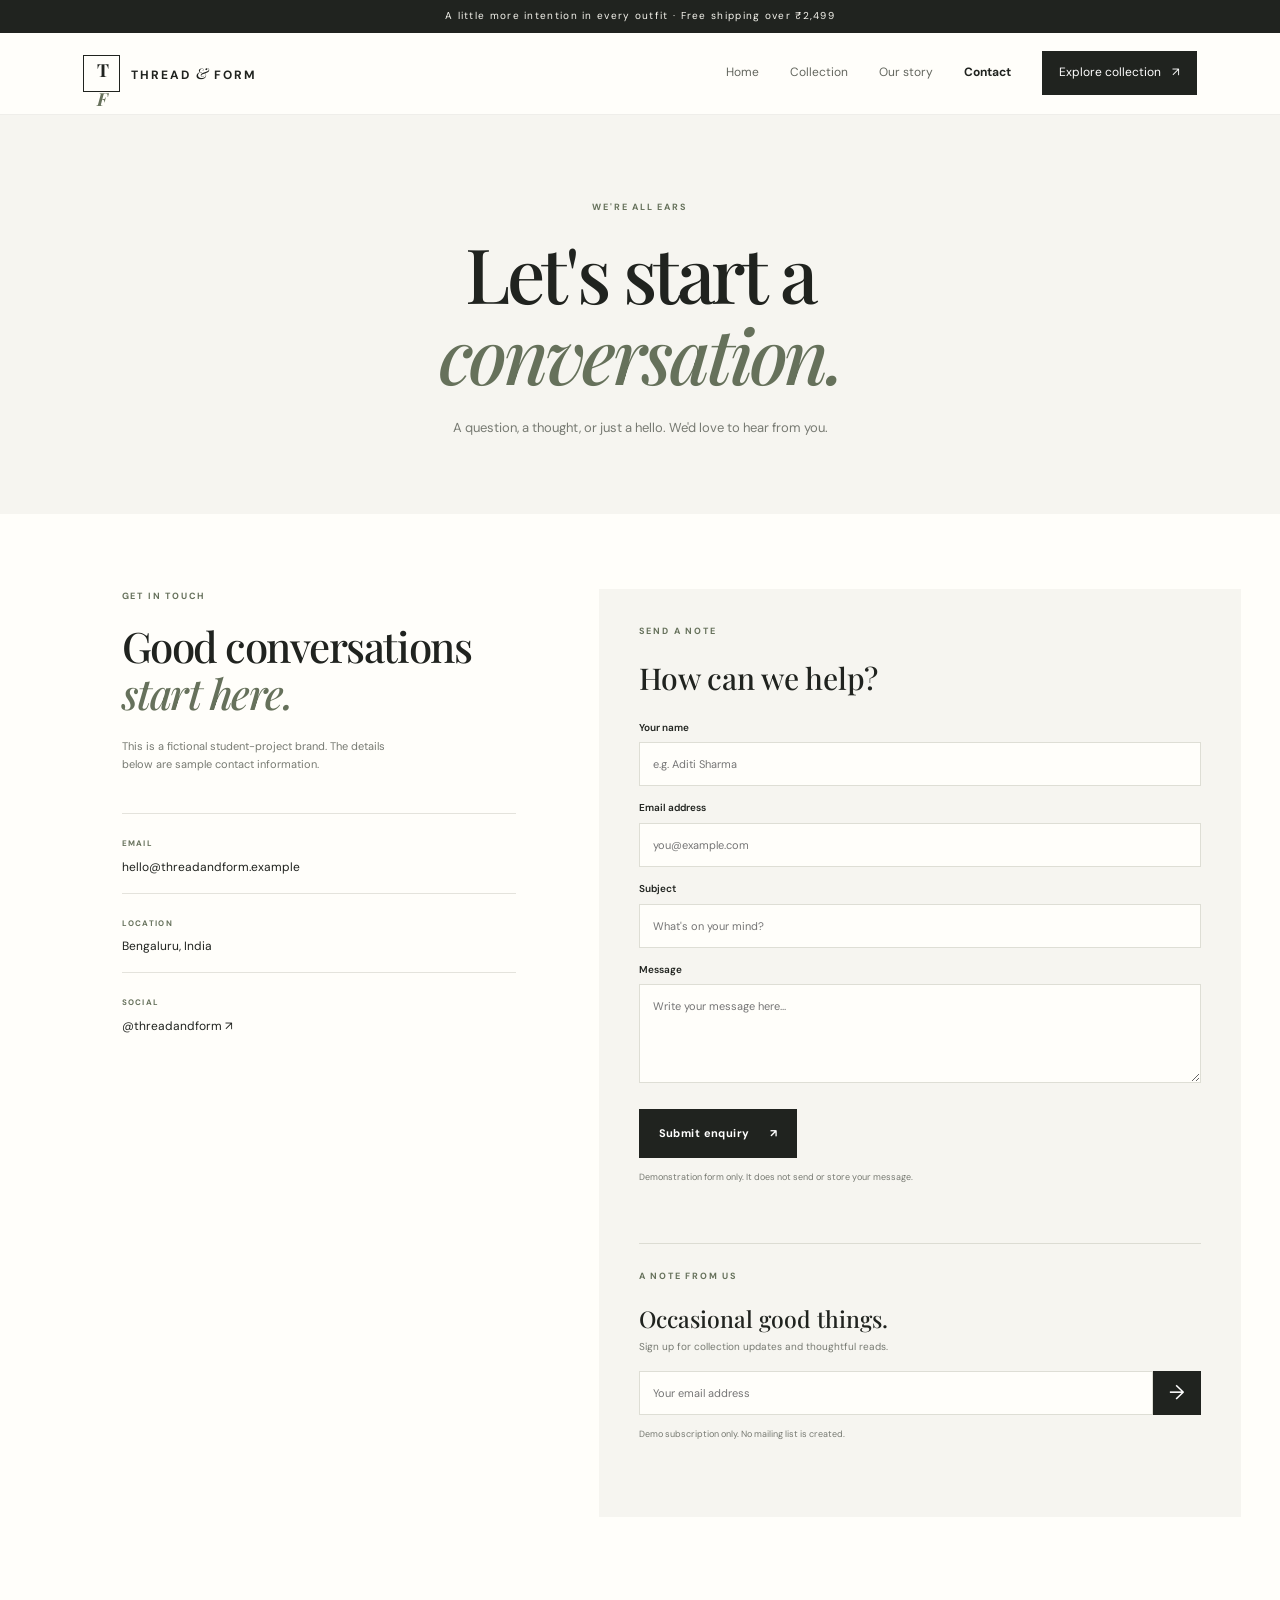
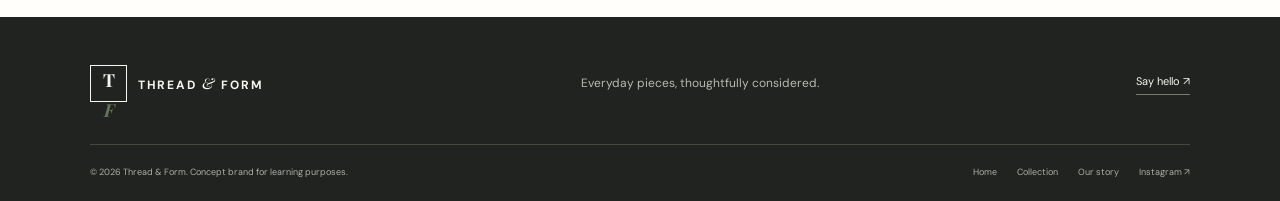
<file: contact.html>
<!DOCTYPE html>
<html lang="en">
<head>
  <meta charset="UTF-8"><meta name="viewport" content="width=device-width, initial-scale=1.0">
  <meta name="description" content="Contact Thread & Form with a question or simply say hello.">
  <title>Contact | Thread & Form</title>
  <link rel="preconnect" href="https://fonts.googleapis.com"><link rel="preconnect" href="https://fonts.gstatic.com" crossorigin>
  <link href="https://fonts.googleapis.com/css2?family=DM+Sans:wght@400;500;600;700&family=Playfair+Display:wght@500;600;700&display=swap" rel="stylesheet">
  <link rel="stylesheet" href="style.css">
  <!-- GA4: Replace G-XXXXXXXXXX with your real Measurement ID after creating your GA4 property. -->
  <script async src="https://www.googletagmanager.com/gtag/js?id=G-9WFQR83SV9"></script>
  <script>window.dataLayer=window.dataLayer||[];function gtag(){dataLayer.push(arguments);}gtag('js',new Date());gtag('config','G-XXXXXXXXXX');</script>
  <script src="script.js" defer></script>
</head>
<body>
  <div class="announcement">A little more intention in every outfit · Free shipping over ₹2,499</div>
  <header class="site-header"><a class="brand" href="index.html"><span class="brand-mark">T<span>F</span></span><span>THREAD <em>&</em> FORM</span></a><button class="menu-toggle" aria-label="Open navigation" aria-expanded="false">☰</button><nav class="main-nav" aria-label="Main navigation"><a href="index.html">Home</a><a href="products.html">Collection</a><a href="about.html">Our story</a><a class="active" href="contact.html">Contact</a><a class="nav-cta" href="products.html">Explore collection <span>↗</span></a></nav></header>
  <main>
    <section class="page-hero contact-page-hero"><p class="eyebrow">WE'RE ALL EARS</p><h1>Let's start a<br><i>conversation.</i></h1><p>A question, a thought, or just a hello. We'd love to hear from you.</p></section>
    <section class="contact-layout section-pad">
      <div class="contact-details"><p class="eyebrow">GET IN TOUCH</p><h2>Good conversations<br><i>start here.</i></h2><p class="muted">This is a fictional student-project brand. The details below are sample contact information.</p><div class="contact-detail"><span>EMAIL</span><a href="mailto:hello@threadandform.example">hello@threadandform.example</a></div><div class="contact-detail"><span>LOCATION</span><p>Bengaluru, India</p></div><div class="contact-detail"><span>SOCIAL</span><a href="https://www.instagram.com/" target="_blank" rel="noopener">@threadandform ↗</a></div></div>
      <div class="form-panel"><form id="contact-form" class="demo-form" novalidate><p class="eyebrow">SEND A NOTE</p><h2>How can we help?</h2><label for="contact-name">Your name</label><input id="contact-name" name="name" type="text" placeholder="e.g. Aditi Sharma" required minlength="2"><label for="contact-email">Email address</label><input id="contact-email" name="email" type="email" placeholder="you@example.com" required><label for="contact-subject">Subject</label><input id="contact-subject" name="subject" type="text" placeholder="What's on your mind?" required><label for="contact-message">Message</label><textarea id="contact-message" name="message" rows="4" placeholder="Write your message here..." required minlength="10"></textarea><button class="button button-dark form-submit" type="submit">Submit enquiry <span>↗</span></button><p class="form-note">Demonstration form only. It does not send or store your message.</p><p class="form-status" id="contact-status" role="status" aria-live="polite"></p></form>
      <form id="newsletter-form" class="newsletter-form" novalidate><div><p class="eyebrow">A NOTE FROM US</p><h3>Occasional good things.</h3><p>Sign up for collection updates and thoughtful reads.</p></div><div class="newsletter-input"><label class="sr-only" for="newsletter-email">Email address</label><input id="newsletter-email" name="email" type="email" placeholder="Your email address" required><button type="submit" aria-label="Submit newsletter form">→</button></div><p class="form-note">Demo subscription only. No mailing list is created.</p><p class="form-status" id="newsletter-status" role="status" aria-live="polite"></p></form></div>
    </section>
  </main>
  <footer class="site-footer"><div class="footer-top"><a class="brand brand-light" href="index.html"><span class="brand-mark">T<span>F</span></span><span>THREAD <em>&</em> FORM</span></a><p>Everyday pieces, thoughtfully considered.</p><a class="footer-contact" href="mailto:hello@threadandform.example">Say hello ↗</a></div><div class="footer-bottom"><span>© 2026 Thread & Form. Concept brand for learning purposes.</span><div><a href="index.html">Home</a><a href="products.html">Collection</a><a href="about.html">Our story</a><a href="https://www.instagram.com/" target="_blank" rel="noopener">Instagram ↗</a></div></div></footer>
</body>
</html>
</file>
<file: style.css>
@import url('https://fonts.googleapis.com/css2?family=DM+Sans:wght@400;500;600;700&family=Playfair+Display:wght@500;600;700&display=swap');
:root{--ink:#20231f;--muted:#777a72;--cream:#f6f5f0;--paper:#fffefa;--olive:#66715b;--line:#e4e3dc;--serif:"Playfair Display",Georgia,serif;--sans:"DM Sans",Arial,sans-serif}
*{box-sizing:border-box}html{scroll-behavior:smooth}body{margin:0;background:var(--paper);color:var(--ink);font-family:var(--sans);font-size:15px;line-height:1.65}img{display:block;max-width:100%;object-fit:cover}a{color:inherit;text-decoration:none}button,input,textarea{font:inherit}.announcement{text-align:center;background:var(--ink);color:#f8f7f0;font-size:10px;letter-spacing:.13em;padding:8px 14px}.site-header{height:82px;padding:0 6.5%;display:flex;align-items:center;justify-content:space-between;background:var(--paper);position:relative;z-index:10;border-bottom:1px solid rgba(32,35,31,.07)}.brand{display:flex;align-items:center;gap:11px;font-size:12px;font-weight:700;letter-spacing:.16em}.brand em{font-family:var(--serif);font-size:15px;font-weight:500}.brand-mark{width:37px;height:37px;border:1px solid var(--ink);display:grid;place-items:center;font-family:var(--serif);font-size:18px;letter-spacing:-.12em}.brand-mark span{font-style:italic;color:var(--olive)}.main-nav{display:flex;align-items:center;gap:31px;font-size:12px}.main-nav>a:not(.nav-cta){color:#64675f;transition:color .2s}.main-nav>a:hover,.main-nav>a.active{color:var(--ink)}.main-nav>a.active{font-weight:700}.nav-cta{background:var(--ink);color:white;padding:12px 17px}.nav-cta span{margin-left:8px}.menu-toggle{display:none;border:0;background:none;font-size:24px}.hero{display:grid;grid-template-columns:46% 54%;min-height:590px;background:var(--cream);padding-left:9.5%}.hero-copy{padding:90px 40px 55px 0;display:flex;flex-direction:column;align-items:flex-start;justify-content:center}.eyebrow{font-size:9px;font-weight:700;letter-spacing:.2em;color:var(--olive);margin:0 0 19px}.hero h1,.page-hero h1,.about-hero h1{font:500 clamp(52px,6.5vw,86px)/1.06 var(--serif);letter-spacing:-.045em;margin:0 0 23px}.hero h1 i,.page-hero h1 i,.about-hero h1 i,.section-heading h2 i,.editorial-overlay h2 i,.story-image-band h2 i,.contact-details h2 i{font-weight:500;color:var(--olive)}.hero-text{max-width:390px;color:#6f716a;font-size:14px;line-height:1.9}.hero-actions{display:flex;align-items:center;gap:25px;margin-top:22px}.button{display:inline-flex;align-items:center;justify-content:center;gap:20px;padding:15px 20px;font-size:11px;font-weight:700;letter-spacing:.04em;border:0;cursor:pointer;transition:transform .2s,background .2s}.button:hover{transform:translateY(-3px)}.button-dark{background:var(--ink);color:white}.button-dark:hover{background:var(--olive)}.button-light{background:#fffefa;color:var(--ink)}.text-link{font-size:11px;font-weight:700;border-bottom:1px solid #a7a99f;padding-bottom:5px}.hero-note{display:flex;align-items:center;gap:12px;margin-top:65px;font-size:8px;letter-spacing:.15em;color:#85877f}.note-line{width:28px;height:1px;background:var(--olive)}.hero-image-wrap{position:relative;min-height:590px}.hero-image{width:100%;height:100%;position:absolute;inset:0}.image-stamp{position:absolute;right:0;bottom:0;background:var(--paper);width:145px;height:125px;padding:19px;display:flex;flex-direction:column;justify-content:space-between}.image-stamp strong{font-size:9px;letter-spacing:.1em}.image-stamp span{font:18px/1.1 var(--serif)}.trust-strip{display:flex;justify-content:space-around;gap:15px;padding:21px 5%;border-bottom:1px solid var(--line);font-size:9px;letter-spacing:.16em;color:#73766e}.section-pad{padding:100px 9.5%}.section-heading{display:flex;justify-content:space-between;align-items:end;margin-bottom:40px}.section-heading h2,.collection-toolbar h2,.contact-details h2{font:500 clamp(35px,4vw,52px)/1.12 var(--serif);letter-spacing:-.035em;margin:0}.section-heading .eyebrow{margin-bottom:13px}.section-heading>.text-link{margin-bottom:8px}.feature-grid{display:grid;grid-template-columns:repeat(3,1fr);gap:23px}.feature-image{height:370px;display:block;position:relative;overflow:hidden;background:var(--cream)}.feature-image img{width:100%;height:100%;transition:transform .6s}.feature-image:hover img,.product-card:hover .product-image img{transform:scale(1.04)}.image-arrow{position:absolute;right:13px;bottom:13px;background:var(--paper);width:38px;height:38px;display:grid;place-items:center}.feature-meta{display:flex;justify-content:space-between;gap:10px;padding-top:16px}.feature-meta h3,.product-info h3{font:500 19px var(--serif);margin:0 0 3px}.feature-meta p,.product-info p{margin:0;color:var(--muted);font-size:11px}.feature-meta>span{font-size:8px;letter-spacing:.1em;color:var(--olive);padding-top:6px;white-space:nowrap}.editorial-band{height:470px;position:relative;background:#34382f}.editorial-band>img{width:100%;height:100%;opacity:.55}.editorial-overlay{position:absolute;inset:0;display:flex;flex-direction:column;align-items:flex-start;justify-content:center;padding-left:14%;color:white}.editorial-overlay .eyebrow{color:#e0e3d7}.editorial-overlay h2,.story-image-band h2{font:500 clamp(40px,5vw,64px)/1.1 var(--serif);margin:0 0 27px;letter-spacing:-.04em}.editorial-overlay h2 i{color:#d1d8c6}.quote-section{text-align:center;padding:95px 20%;background:var(--cream)}.quote-section blockquote{font:500 clamp(26px,3.2vw,42px)/1.3 var(--serif);margin:0 auto 25px;max-width:800px}.quote-byline{font-size:8px;letter-spacing:.16em;color:var(--olive);font-weight:700}.site-footer{background:#20231f;color:#f6f5f0;padding:45px 7% 22px}.footer-top{display:flex;align-items:center;justify-content:space-between;padding-bottom:38px;border-bottom:1px solid #45483f}.brand-light .brand-mark{border-color:#f6f5f0}.footer-top>p{color:#b8bbb1;font-size:12px}.footer-contact{font-size:11px;border-bottom:1px solid #777b70;padding-bottom:4px}.footer-bottom{display:flex;justify-content:space-between;gap:20px;padding-top:20px;color:#aeb1a7;font-size:9px}.footer-bottom>div{display:flex;gap:20px}.page-hero{text-align:center;background:var(--cream);padding:85px 20px 90px}.page-hero h1{font-size:clamp(48px,6vw,76px)}.page-hero>p:last-child{max-width:460px;margin:0 auto;color:var(--muted);font-size:13px}.collection-section{padding-top:75px}.collection-toolbar{display:flex;justify-content:space-between;align-items:end;margin-bottom:35px}.collection-toolbar .eyebrow{margin-bottom:8px}.collection-toolbar h2{font-size:37px}.filter-group{display:flex;gap:7px;flex-wrap:wrap}.filter-button{border:1px solid var(--line);background:transparent;padding:9px 14px;font-size:10px;color:var(--muted);cursor:pointer}.filter-button.active,.filter-button:hover{background:var(--ink);border-color:var(--ink);color:white}.product-grid{display:grid;grid-template-columns:repeat(3,1fr);gap:42px 22px}.product-card{min-width:0}.product-image{height:350px;position:relative;overflow:hidden;background:var(--cream)}.product-image img{width:100%;height:100%;transition:transform .5s}.product-tag{position:absolute;top:13px;left:13px;background:var(--paper);padding:6px 9px;font-size:8px;letter-spacing:.12em}.product-info{display:flex;justify-content:space-between;gap:10px;padding:14px 0 10px}.product-info h3{font-size:17px}.product-info strong{font-size:12px;white-space:nowrap}.product-action{width:100%;border:0;border-top:1px solid var(--line);background:transparent;text-align:left;padding:12px 0;font-size:10px;font-weight:700;display:flex;justify-content:space-between;cursor:pointer}.product-action:hover{color:var(--olive)}.collection-note{font-size:10px;color:var(--muted);margin-top:40px}.about-hero{display:grid;grid-template-columns:44% 56%;align-items:center;gap:7%;padding:85px 9.5%;background:var(--cream)}.about-hero>div{padding-left:5%}.about-hero h1{font-size:clamp(48px,5.5vw,72px)}.about-hero>div>p:last-child{font-size:13px;color:var(--muted);line-height:2;max-width:400px}.about-hero img{height:470px;width:100%}.values-section{padding-top:90px;padding-bottom:90px}.section-intro{max-width:310px;color:var(--muted);font-size:12px}.values-grid{display:grid;grid-template-columns:repeat(3,1fr);gap:35px;border-top:1px solid var(--line);padding-top:28px}.values-grid article>span{font:italic 24px var(--serif);color:var(--olive)}.values-grid h3{font:500 22px var(--serif);margin:17px 0 8px}.values-grid p{font-size:12px;color:var(--muted);line-height:1.9;margin:0}.story-image-band{display:grid;grid-template-columns:50% 50%;background:var(--cream);min-height:430px}.story-image-band>img{width:100%;height:100%;max-height:480px}.story-image-band>div{padding:65px 12%;align-self:center}.story-image-band h2{font-size:clamp(35px,4vw,52px)}.story-image-band>div>p:not(.eyebrow){font-size:12px;color:var(--muted);margin-bottom:25px}.contact-page-hero{padding-bottom:75px}.contact-layout{display:grid;grid-template-columns:38% 62%;gap:8%;padding-top:75px}.contact-details h2{font-size:42px;margin-bottom:20px}.muted{font-size:11px;color:var(--muted);max-width:280px;margin-bottom:40px}.contact-detail{border-top:1px solid var(--line);padding:15px 0}.contact-detail>span{font-size:8px;letter-spacing:.16em;color:var(--olive);font-weight:700}.contact-detail p,.contact-detail a{display:block;margin:4px 0 0;font-size:12px}.form-panel{background:var(--cream);padding:35px 40px}.demo-form h2{font:500 30px var(--serif);margin:0 0 22px}.demo-form label{display:block;font-size:10px;font-weight:600;margin:14px 0 6px}.demo-form input,.demo-form textarea,.newsletter-input input{width:100%;border:1px solid #deded5;background:var(--paper);padding:12px 13px;font-size:11px;outline:none;border-radius:0}.demo-form input:focus,.demo-form textarea:focus,.newsletter-input input:focus{border-color:var(--olive)}.demo-form textarea{resize:vertical}.form-submit{margin-top:19px}.form-note{font-size:9px;color:var(--muted);margin:12px 0 0}.form-status{font-size:11px;color:var(--olive);font-weight:600;min-height:18px}.newsletter-form{border-top:1px solid #dcdcd3;margin-top:30px;padding-top:25px}.newsletter-form h3{font:500 23px var(--serif);margin:0}.newsletter-form>div:first-child>p:last-child{font-size:10px;color:var(--muted);margin:5px 0 15px}.newsletter-input{display:flex}.newsletter-input input{flex:1;min-width:0}.newsletter-input button{width:48px;background:var(--ink);color:white;border:0;font-size:20px;cursor:pointer}.sr-only{position:absolute;width:1px;height:1px;padding:0;margin:-1px;overflow:hidden;clip:rect(0,0,0,0);white-space:nowrap;border:0}
@media(max-width:900px){.site-header{padding:0 5%;height:72px}.main-nav{gap:17px}.hero{padding-left:6%;min-height:510px}.hero-image-wrap{min-height:510px}.hero-copy{padding-top:60px}.section-pad{padding:75px 6%}.feature-image{height:300px}.product-image{height:290px}.about-hero{padding:65px 6%;gap:5%}.about-hero img{height:390px}.contact-layout{padding:65px 6%;gap:5%}.form-panel{padding:28px}.footer-bottom>div{gap:12px}}
@media(max-width:650px){.announcement{font-size:8px}.site-header{height:68px}.menu-toggle{display:block}.main-nav{display:none;position:absolute;top:68px;left:0;right:0;background:var(--paper);padding:20px 6%;border-top:1px solid var(--line);box-shadow:0 12px 18px #0000000d;flex-direction:column;align-items:stretch;gap:0}.main-nav.open{display:flex}.main-nav>a{padding:12px 0}.main-nav .nav-cta{margin-top:8px;padding:12px}.hero{display:flex;flex-direction:column;padding:0}.hero-copy{padding:65px 8% 45px}.hero h1{font-size:60px}.hero-image-wrap{min-height:420px}.hero-note{margin-top:40px}.trust-strip{flex-direction:column;align-items:center;gap:9px;padding:18px}.section-pad{padding:65px 7%}.section-heading{align-items:start;gap:20px;flex-direction:column}.section-heading h2{font-size:42px}.feature-grid,.product-grid{grid-template-columns:1fr 1fr;gap:28px 13px}.feature-image{height:245px}.feature-meta{display:block}.feature-meta h3{font-size:16px}.feature-meta>span{display:block}.editorial-band{height:390px}.editorial-overlay{padding:0 8%}.quote-section{padding:70px 8%}.footer-top{align-items:flex-start;gap:14px;flex-direction:column}.footer-bottom{flex-direction:column}.footer-bottom>div{flex-wrap:wrap}.page-hero{padding:65px 8%}.collection-toolbar{align-items:flex-start;flex-direction:column;gap:20px}.collection-toolbar h2{font-size:32px}.filter-group{gap:5px}.filter-button{padding:8px 10px}.product-image{height:245px}.product-info{display:block}.product-info h3{font-size:15px}.product-info strong{display:block;margin-top:5px}.about-hero{grid-template-columns:1fr;padding:60px 7%;gap:30px}.about-hero>div{padding:0}.about-hero img{height:340px}.values-grid{grid-template-columns:1fr;gap:25px}.values-grid article{border-bottom:1px solid var(--line);padding-bottom:22px}.section-intro{margin:0}.story-image-band{grid-template-columns:1fr}.story-image-band>img{height:300px}.story-image-band>div{padding:45px 8%}.contact-layout{grid-template-columns:1fr;padding:55px 7%;gap:35px}.contact-details h2{font-size:37px}.form-panel{padding:25px 20px}}
@media(max-width:390px){.feature-grid,.product-grid{grid-template-columns:1fr}.feature-image,.product-image{height:330px}.hero h1{font-size:53px}}
</file>
